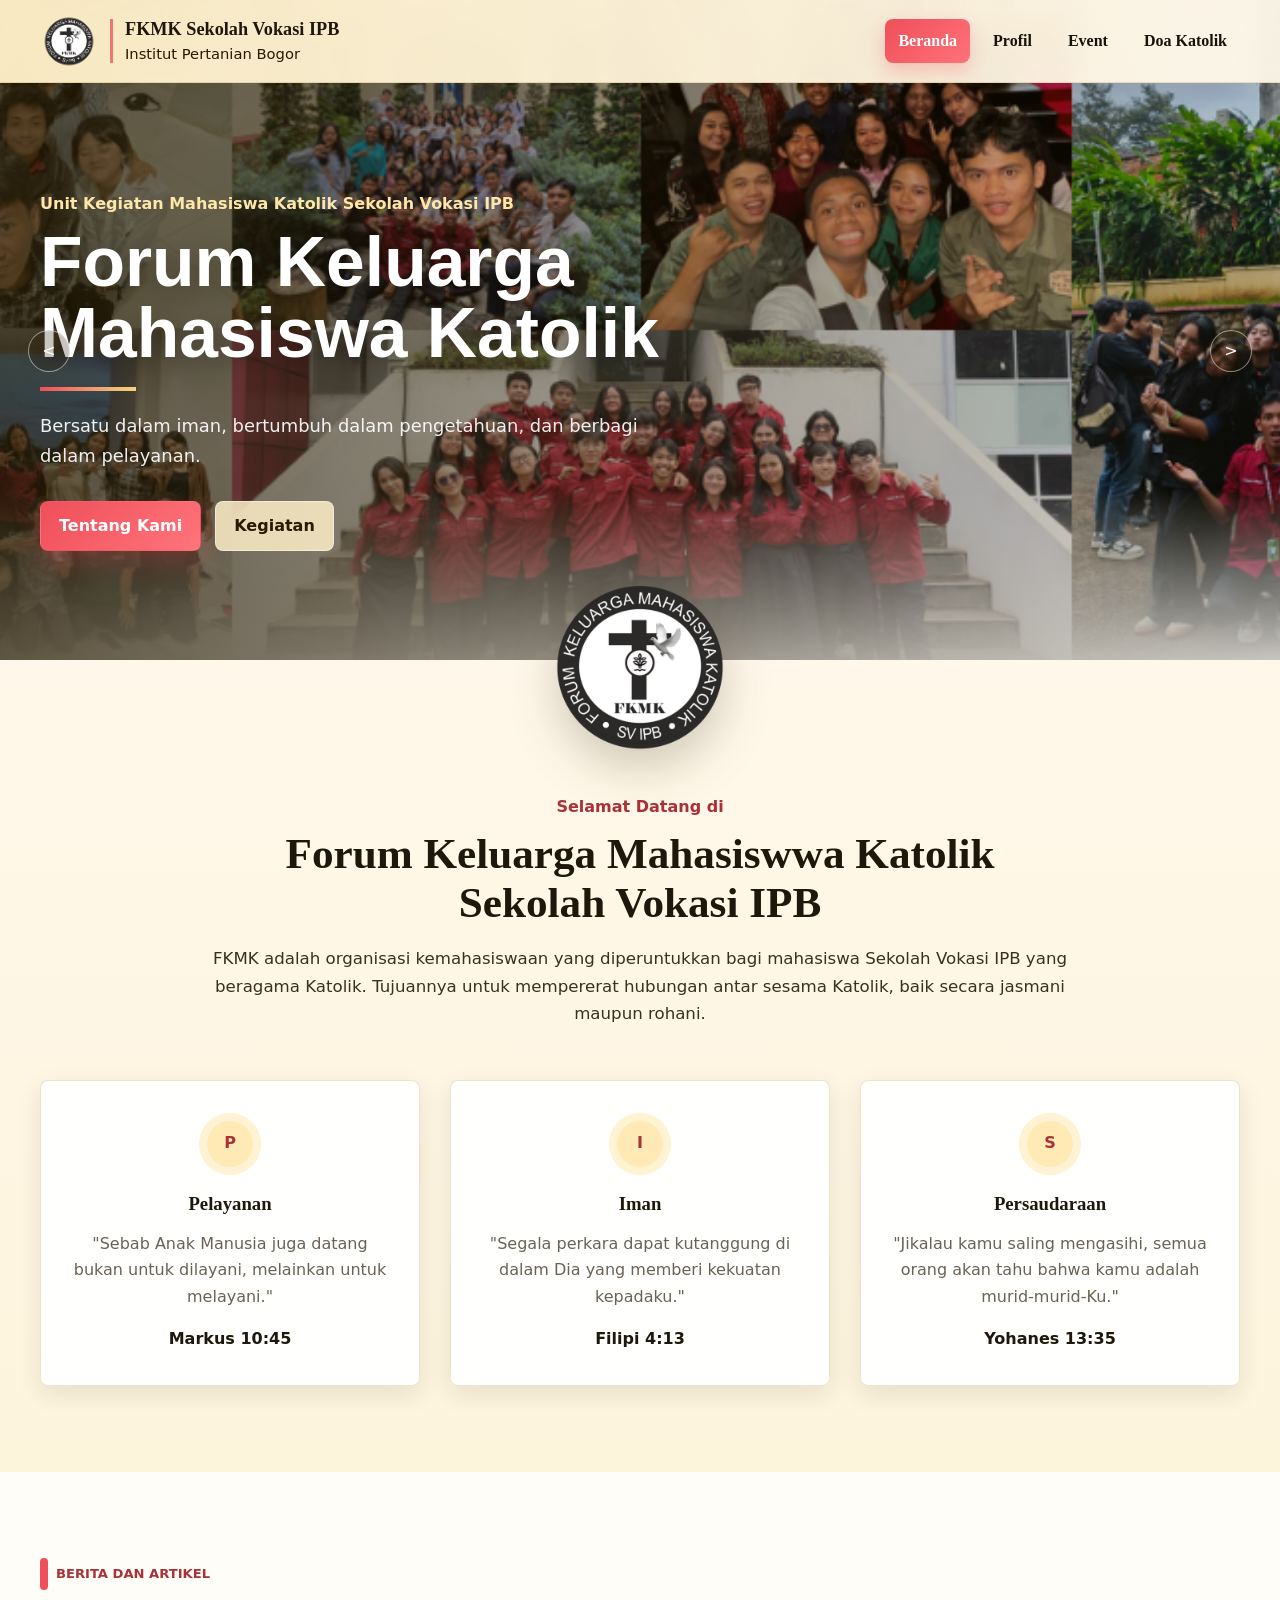
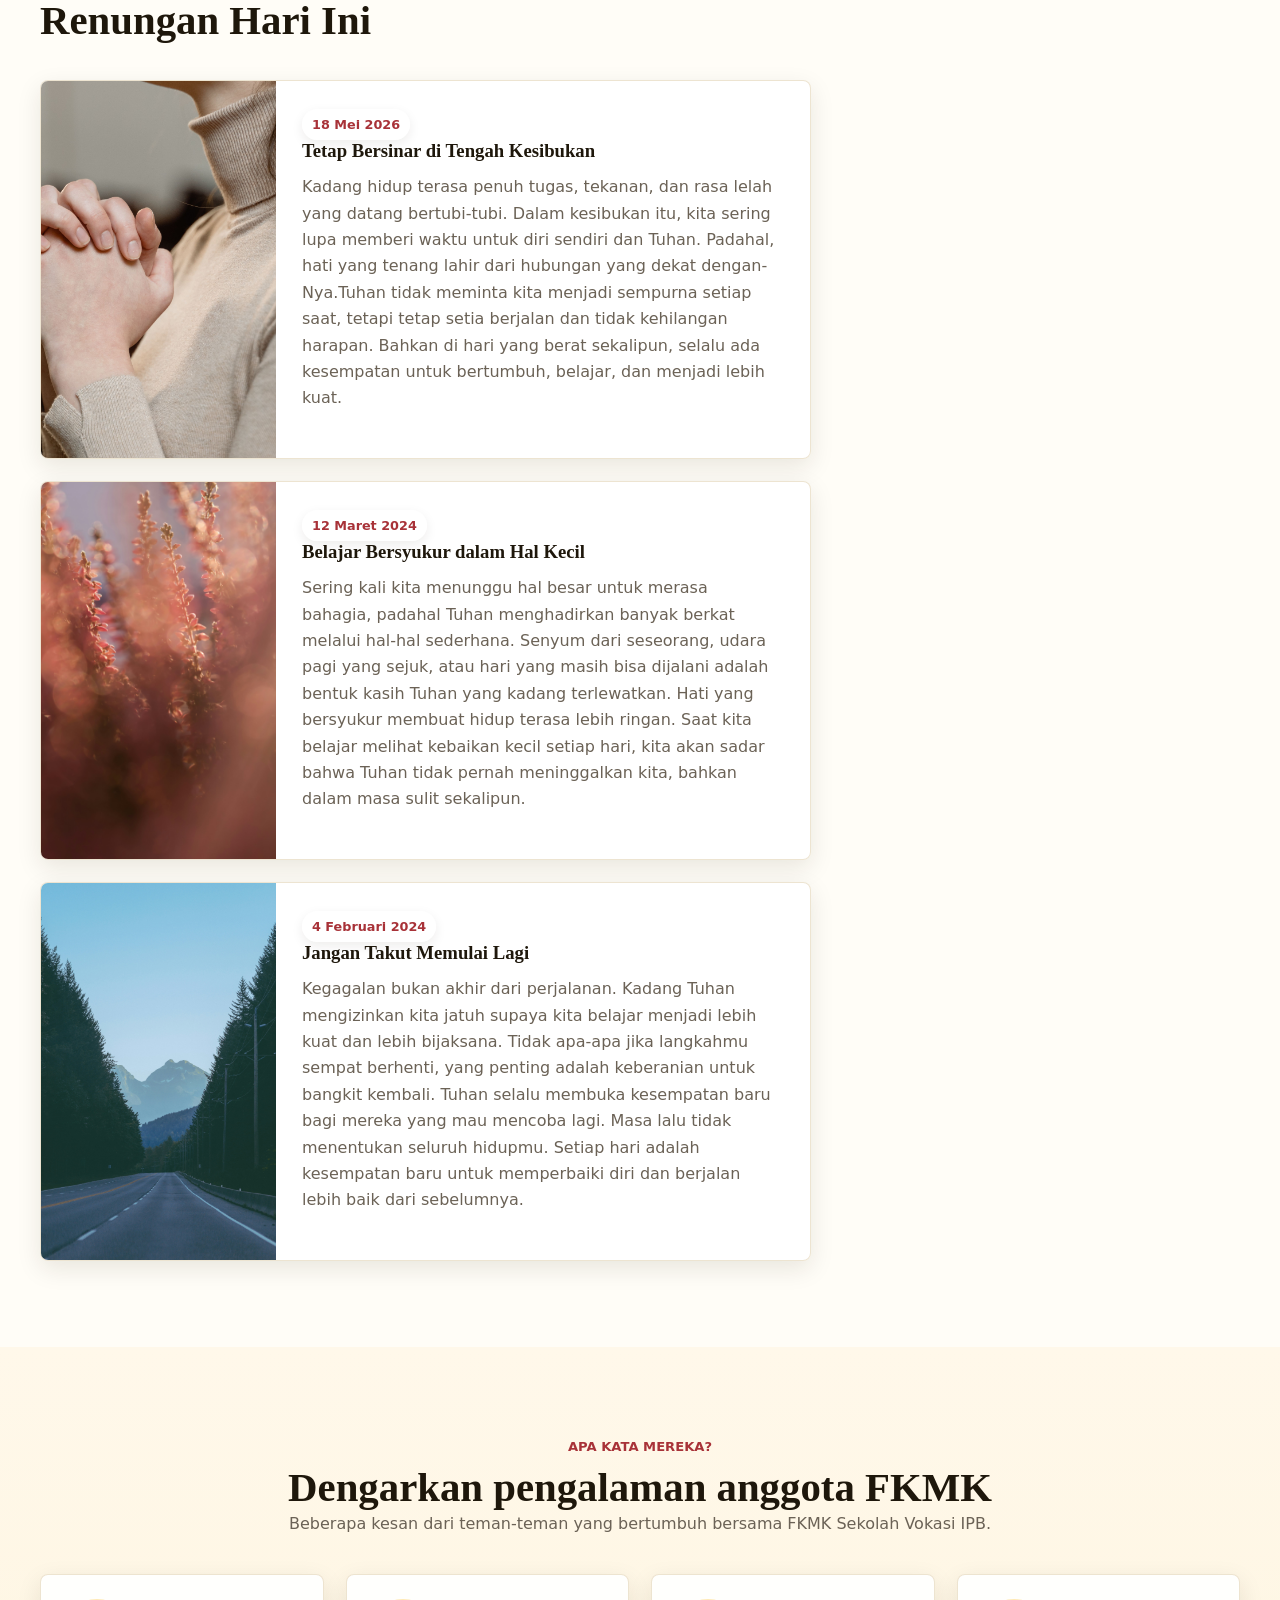
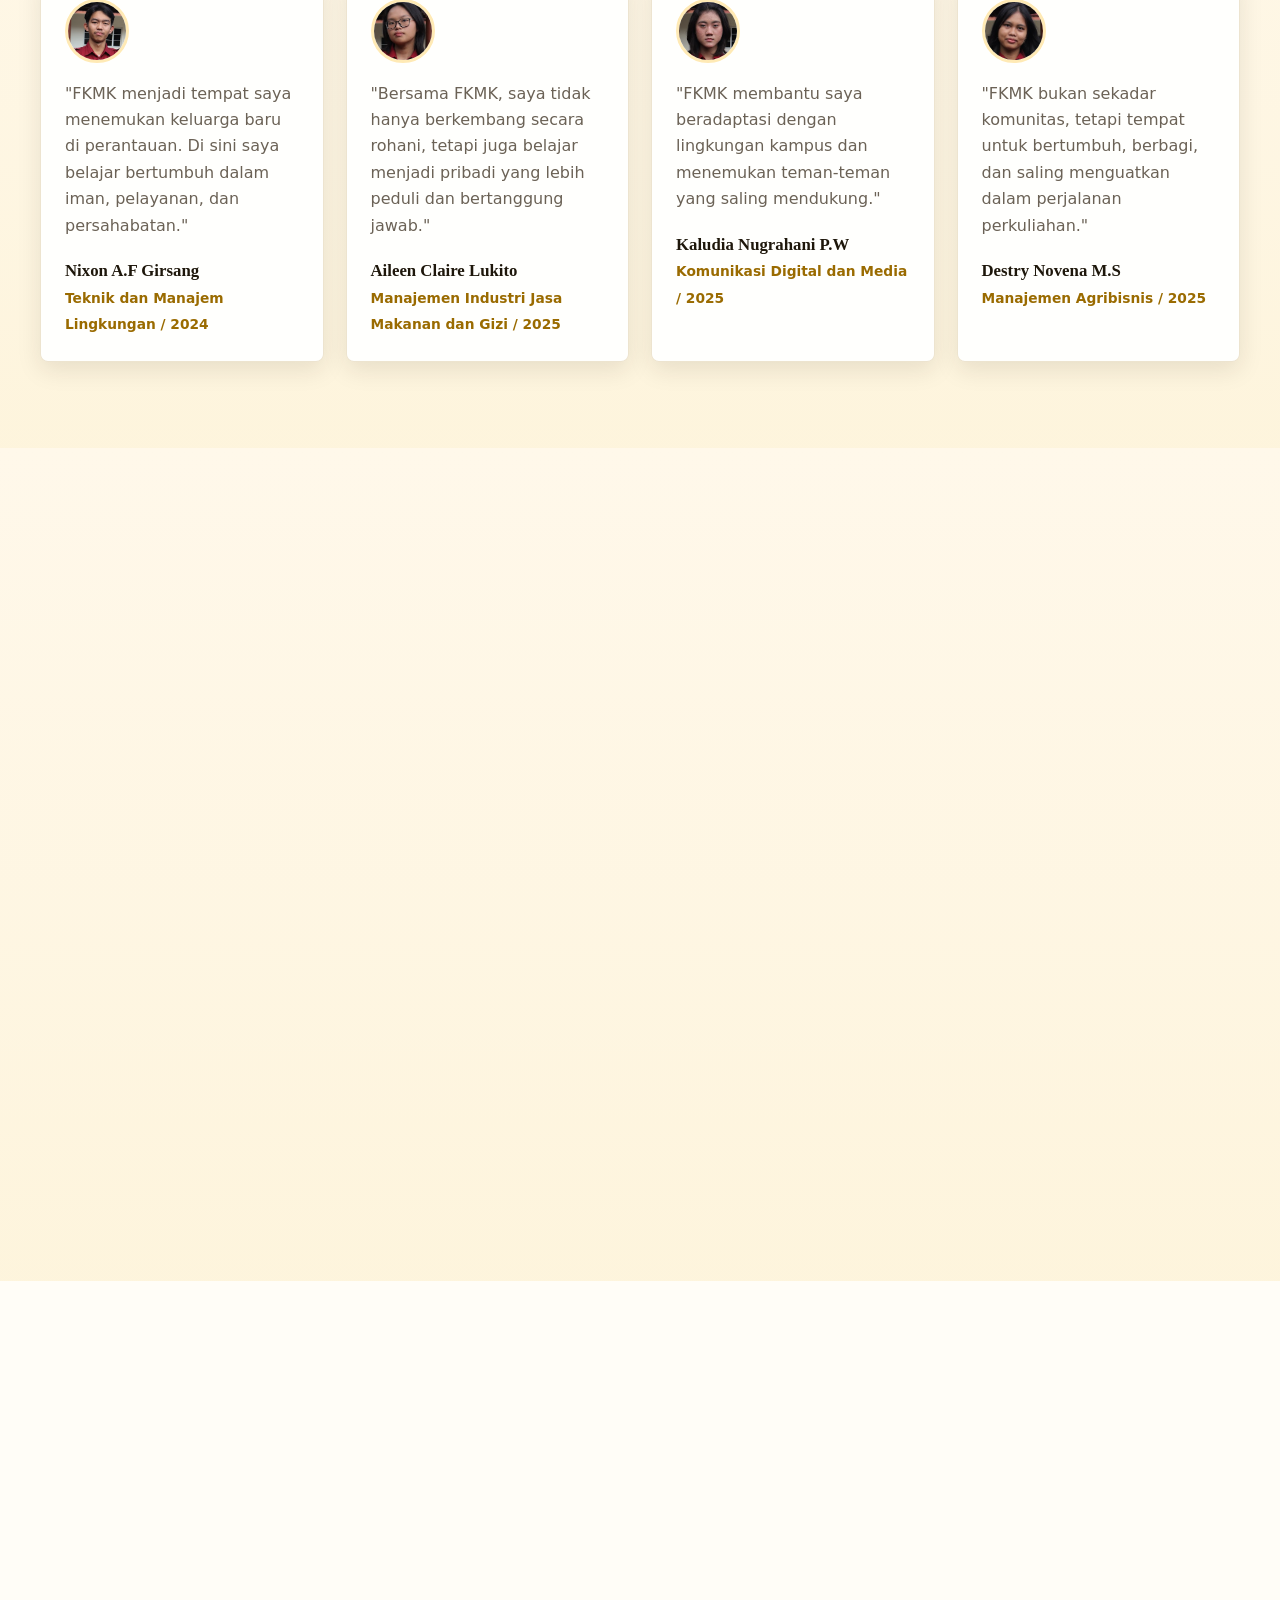
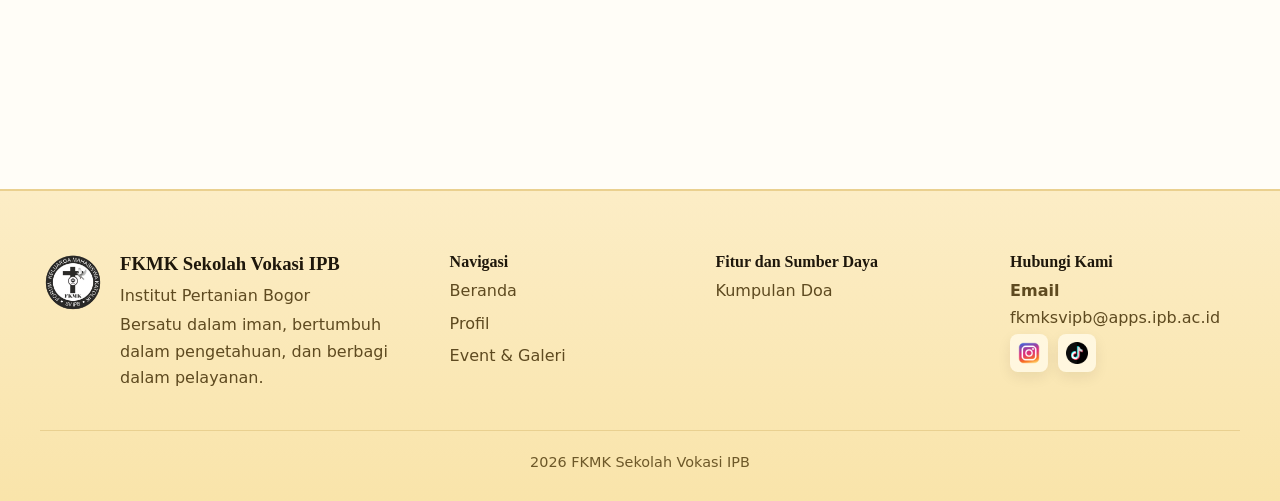
<file: index.html>
<!doctype html>
<html lang="id">
  <head>
    <meta charset="utf-8" />
    <meta name="viewport" content="width=device-width, initial-scale=1" />
    <title>FORUM KELUARGA MAHASISWA KATOLIK</title>
    <link rel="stylesheet" href="styles.css" />
  </head>
  <body data-page="home">
    <div id="site-loader" class="site-loader" aria-hidden="true">
      <img alt="Logo KMK" src="image/Logo FKMK.png" />
      <strong>FKMK Sekolah Vokasi IPB</strong>
      <span>Sekolah Vokasi institut Pertanian Bogor</span>
    </div>
    <header id="site-header"></header>
    <main id="app"></main>
    <footer id="site-footer"></footer>
    <button id="to-top" class="to-top" type="button" aria-label="Kembali ke atas">^</button>
    <script src="data.js"></script>
    <script src="app.js" defer></script>

    <div id="modal-renungan" class="modal-overlay" hidden>
  <div class="modal-box">
    <button class="modal-close" id="modal-close-btn" aria-label="Tutup">&times;</button>
    <h2>Renungan Hari Ini</h2>
    <p id="modal-renungan-isi">Isi renungan di sini...</p>
  </div>
</div>

  </body>
</html>
</file>
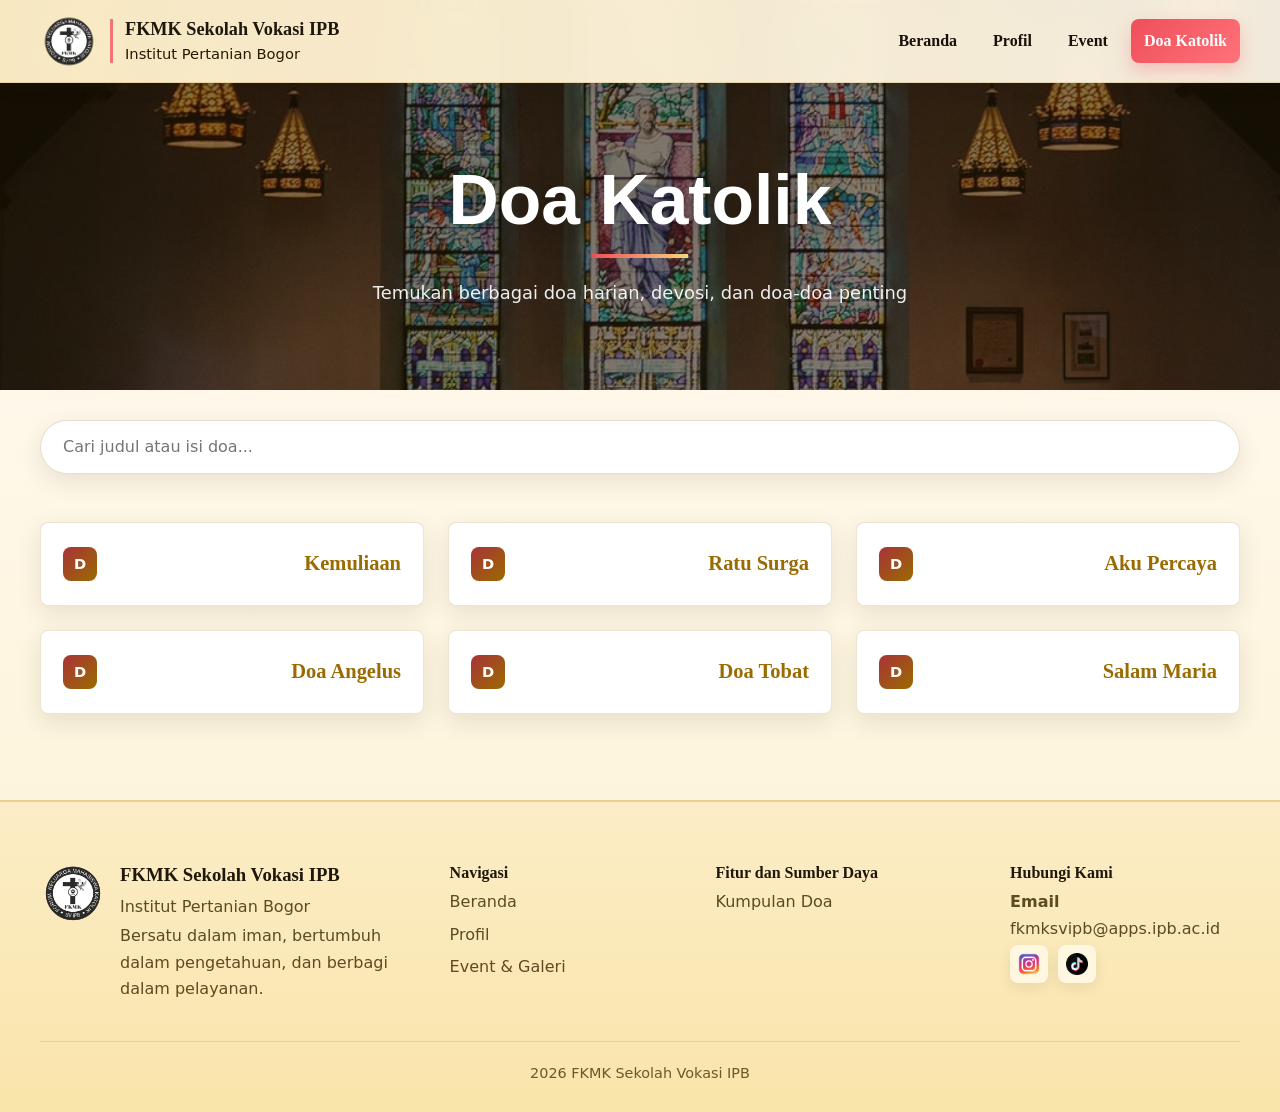
<file: doa.html>
<!doctype html>
<html lang="id">
  <head>
    <meta charset="utf-8" />
    <meta name="viewport" content="width=device-width, initial-scale=1" />
    <title>Doa Katolik FKMK SV IPB</title>
    <link rel="stylesheet" href="styles.css" />
  </head>
  <body data-page="prayers">
    <div id="site-loader" class="site-loader" aria-hidden="true">
      <img alt="Logo KMK" src="image/Logo FKMK.png" />
      <strong>FKMK Sekolah Vokasi IPB</strong>
      <span>Sekolah Vokasi Institut Pertanian Bogor</span>
    </div>
    <header id="site-header"></header>
    <main id="app"></main>
    <footer id="site-footer"></footer>
    <button id="to-top" class="to-top" type="button" aria-label="Kembali ke atas">^</button>
    <script src="data.js"></script>
    <script src="app.js" defer></script>
  </body>
</html>
</file>
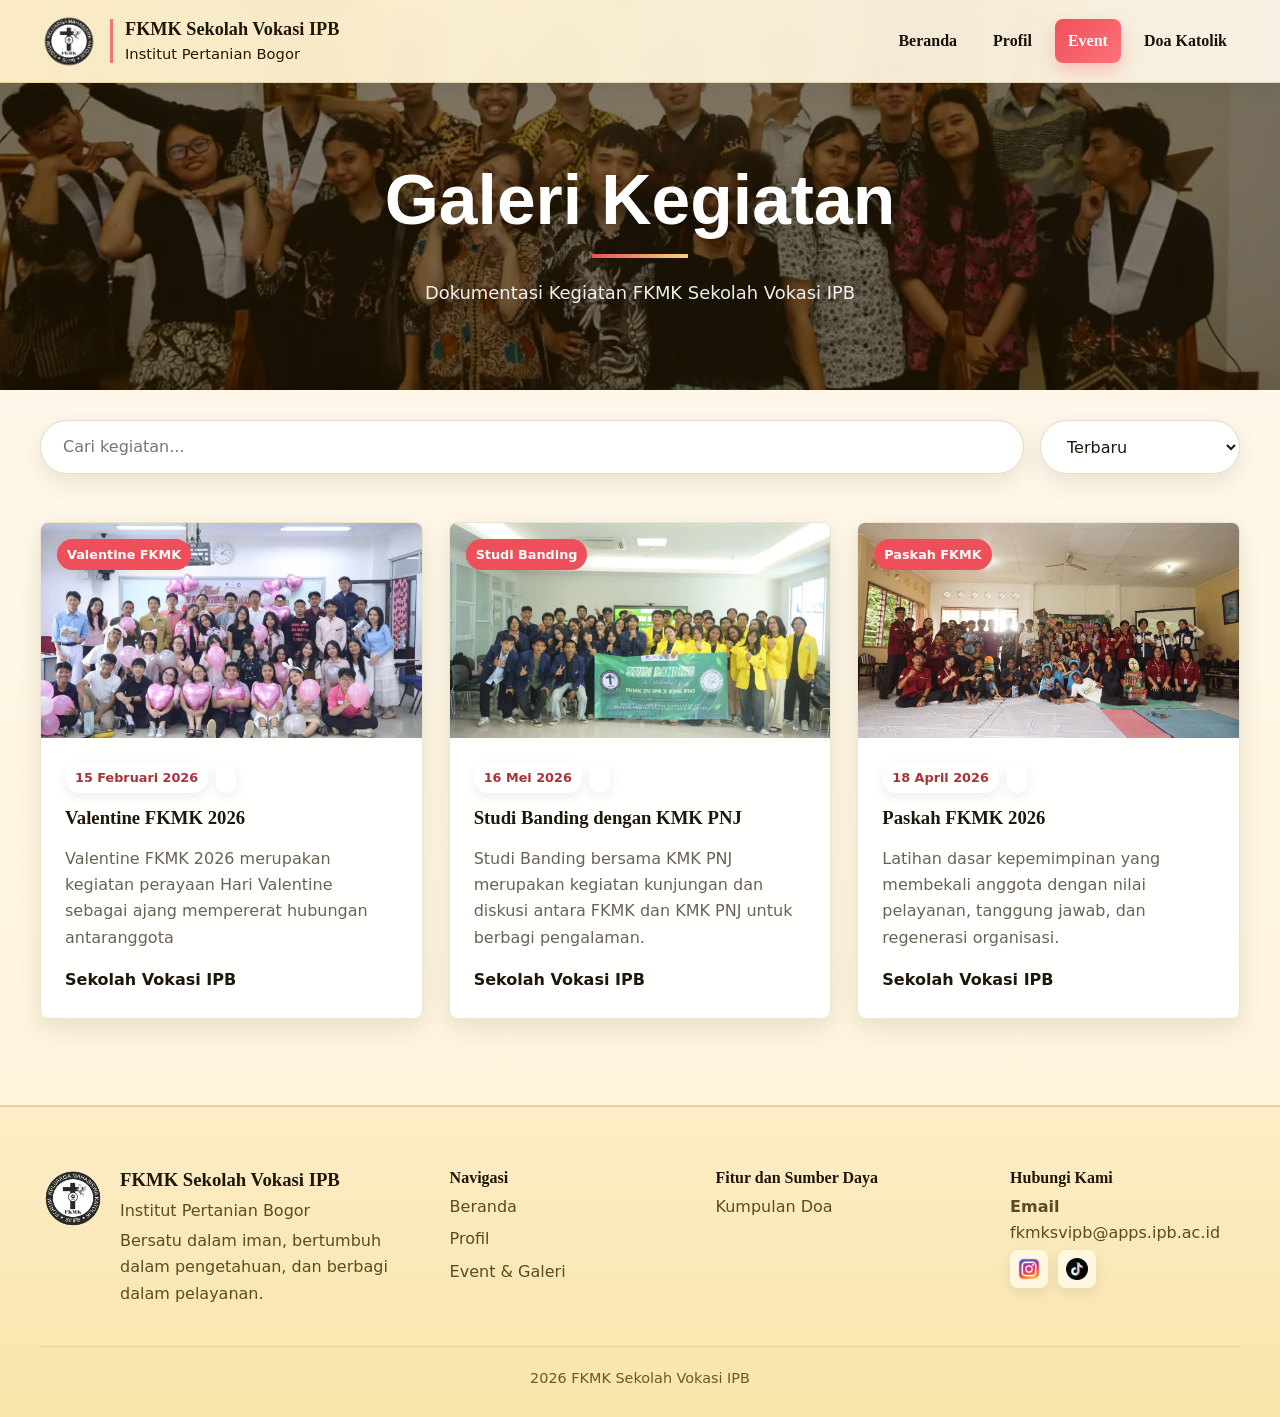
<file: event.html>
<!doctype html>
<html lang="id">
  <head>
    <meta charset="utf-8" />
    <meta name="viewport" content="width=device-width, initial-scale=1" />
    <title>Event dan Galeri FKMK SV IPB</title>
    <link rel="stylesheet" href="styles.css" />
  </head>
  <body data-page="events">
    <div id="site-loader" class="site-loader" aria-hidden="true">
      <img alt="Logo KMK" src="image/Logo FKMK.png" />
      <strong>FKMK Sekolah Vokasi IPB</strong>
      <span>Sekolah Vokasi Institut Pertanian Bogor</span>
    </div>
    <header id="site-header"></header>
    <main id="app"></main>
    <footer id="site-footer"></footer>
    <button id="to-top" class="to-top" type="button" aria-label="Kembali ke atas">^</button>
    <script src="data.js"></script>
    <script src="app.js" defer></script>
  </body>
</html>
</file>
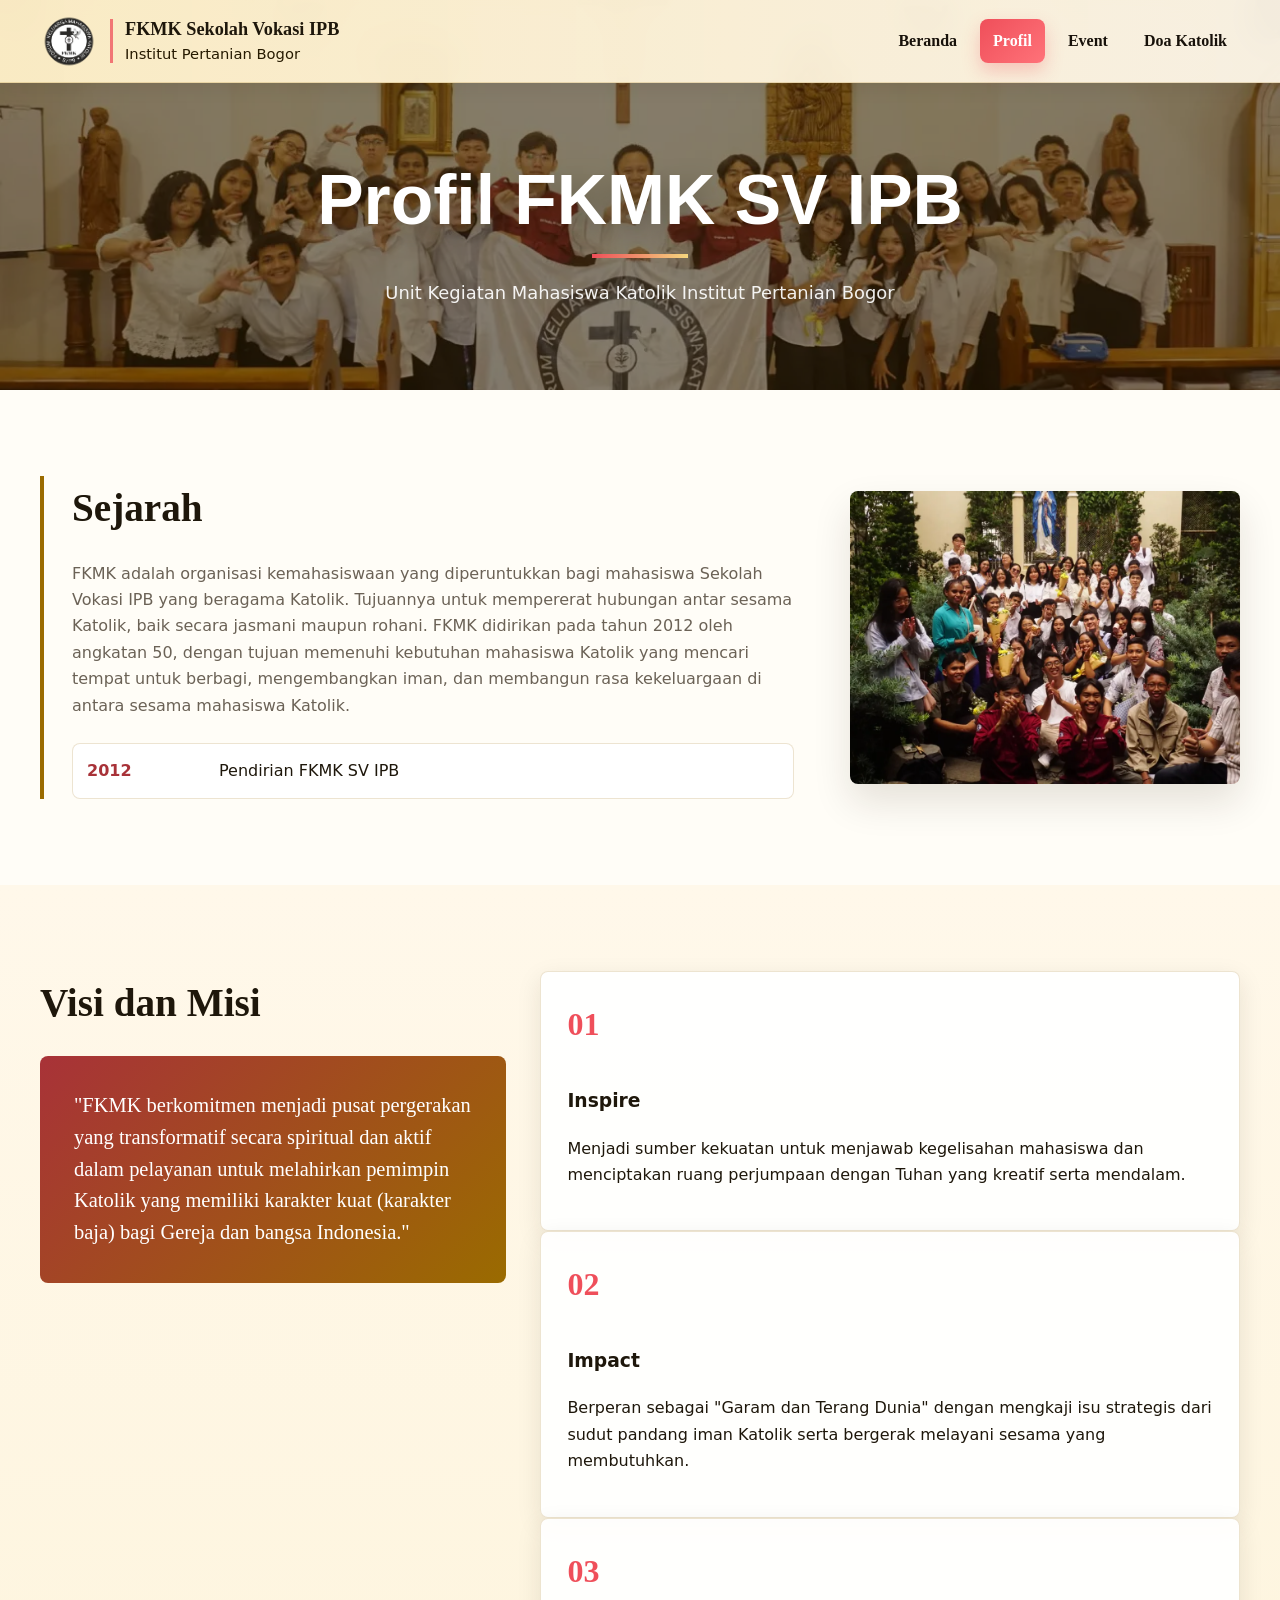
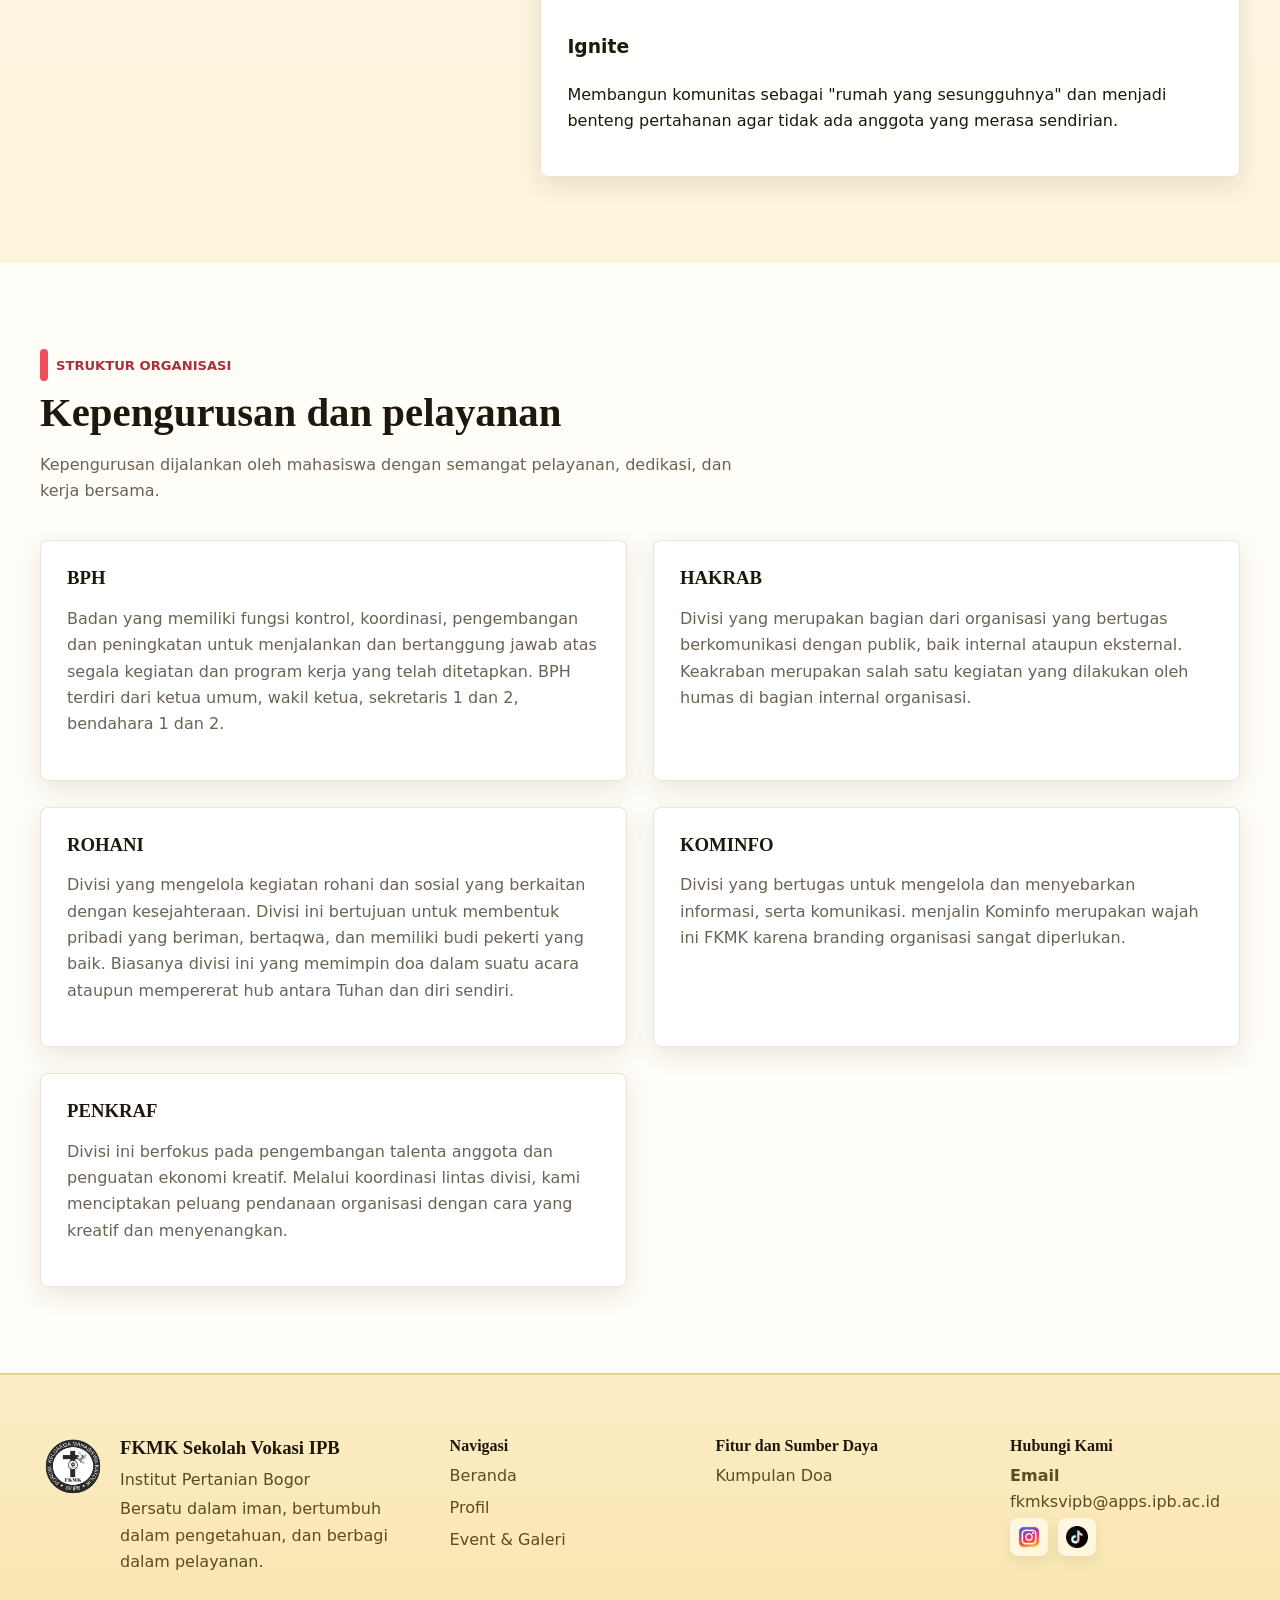
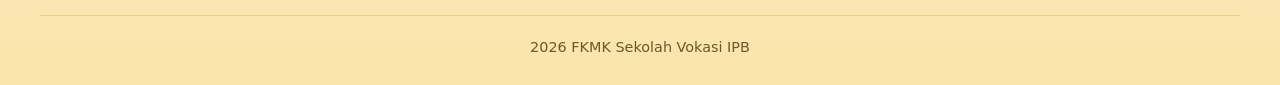
<file: profil.html>
<!doctype html>
<html lang="id">
  <head>
    <meta charset="utf-8" />
    <meta name="viewport" content="width=device-width, initial-scale=1" />
    <title>Profil FKMK SV IPB</title>
    <link rel="stylesheet" href="styles.css" />
  </head>
  <body data-page="profile">
    <div id="site-loader" class="site-loader" aria-hidden="true">
      <img alt="Logo KMK" src="image/Logo FKMK.png" />
      <strong>FKMK Sekolah Vokasi IPB</strong>
      <span>Sekolah Vokasi Institut Pertanian Bogor</span>
    </div>
    <header id="site-header"></header>
    <main id="app"></main>
    <footer id="site-footer"></footer>
    <button id="to-top" class="to-top" type="button" aria-label="Kembali ke atas">^</button>
    <script src="data.js"></script>
    <script src="app.js" defer></script>
  </body>
</html>
</file>
<file: styles.css>
:root {
  --cream: #fcedc6;
  --cream-soft: #fff8ea;
  --paper: #fffdf7;
  --red: #ef4f5a;
  --red-dark: #a83238;
  --gold: #9a6b00;
  --gold-soft: #f5d77f;
  --brown: #261a00;
  --ink: #1e170b;
  --muted: #6b6256;
  --line: rgba(154, 107, 0, 0.18);
  --shadow: 0 18px 38px rgba(38, 26, 0, 0.12);
  --soft-shadow: 0 8px 24px rgba(38, 26, 0, 0.1);
  --radius: 8px;
  --serif: Georgia, "Times New Roman", serif;
  --sans: Inter, ui-sans-serif, system-ui, -apple-system, BlinkMacSystemFont, "Segoe UI", sans-serif;
}

* {
  box-sizing: border-box;
}

html {
  scroll-behavior: smooth;
}

body {
  margin: 0;
  color: var(--ink);
  background: var(--paper);
  font-family: var(--sans);
  line-height: 1.65;
  overflow-x: hidden;
}

body.menu-open {
  overflow: hidden;
}

img {
  display: block;
  max-width: 100%;
}

a {
  color: inherit;
  text-decoration: none;
}

button,
input,
select {
  font: inherit;
}

.site-loader {
  position: fixed;
  inset: 0;
  z-index: 999;
  display: grid;
  place-content: center;
  gap: 12px;
  text-align: center;
  color: var(--brown);
  background:
    linear-gradient(135deg, #8b0000, #3f0508);
  transition: opacity 0.55s ease, visibility 0.55s ease;
}

.site-loader img {
  width: 200px;
  margin: 0 auto;
  filter: drop-shadow(0 10px 16px rgba(38, 26, 0, 0.2));
  animation: loaderPulse 1.4s ease-in-out infinite;
}

.site-loader strong {
  font-family: var(--serif);
  font-size: 1.45rem;
  color: white;
}

.site-loader span {
  color: white;
}

.site-loader.done {
  opacity: 0;
  visibility: hidden;
}

.site-header {
  position: fixed;
  top: 0;
  left: 0;
  right: 0;
  z-index: 50;
  background: linear-gradient(90deg, rgba(252, 237, 198, 0.98), rgba(255, 248, 234, 0.94));
  border-bottom: 1px solid rgba(154, 107, 0, 0.18);
  box-shadow: 0 4px 18px rgba(38, 26, 0, 0.08);
  backdrop-filter: blur(14px);
}

.nav-shell {
  width: min(1200px, calc(100% - 48px));
  margin: 0 auto;
  min-height: 82px;
  display: flex;
  align-items: center;
  justify-content: space-between;
  gap: 28px;
}

.brand-link {
  display: flex;
  align-items: center;
  gap: 12px;
  min-width: 260px;
}

.brand-link img {
  width: 58px;
  height: 58px;
  object-fit: contain;
}

.brand-copy {
  border-left: 3px solid rgba(239, 79, 90, 0.75);
  padding-left: 12px;
  line-height: 1.2;
}

.brand-copy strong {
  display: block;
  font-family: var(--serif);
  font-size: 1.14rem;
  line-height: 1.1;
}

.brand-copy span {
  display: block;
  margin-top: 6px;
  color: var(--brown);
  font-size: 0.92rem;
}

.main-nav {
  display: flex;
  align-items: center;
  gap: 10px;
}

.nav-link {
  position: relative;
  display: inline-flex;
  align-items: center;
  justify-content: center;
  min-height: 42px;
  padding: 9px 13px;
  color: #17110a;
  font-family: var(--serif);
  font-weight: 700;
  border-radius: var(--radius);
  transition: color 0.25s ease, background 0.25s ease, transform 0.25s ease;
}

.nav-link:hover {
  color: var(--red-dark);
  transform: translateY(-1px);
}

.nav-link.active {
  color: #fff;
  background: linear-gradient(135deg, var(--red), #ff7279);
  box-shadow: 0 8px 18px rgba(239, 79, 90, 0.28);
}

.menu-toggle {
  display: none;
  width: 44px;
  height: 44px;
  align-items: center;
  justify-content: center;
  border: 1px solid rgba(154, 107, 0, 0.2);
  border-radius: var(--radius);
  background: #fff6dc;
  color: var(--brown);
  cursor: pointer;
}

.menu-toggle span,
.menu-toggle span::before,
.menu-toggle span::after {
  display: block;
  width: 20px;
  height: 2px;
  background: var(--brown);
  content: "";
  transition: transform 0.25s ease, opacity 0.25s ease;
}

.menu-toggle span::before {
  transform: translateY(-7px);
}

.menu-toggle span::after {
  transform: translateY(5px);
}

.menu-open .menu-toggle span {
  transform: rotate(45deg);
}

.menu-open .menu-toggle span::before {
  opacity: 0;
}

.menu-open .menu-toggle span::after {
  transform: translateY(-2px) rotate(-90deg);
}

.section {
  position: relative;
  padding: 86px 0;
}

.section-soft {
  background:
    linear-gradient(180deg, var(--cream-soft), rgba(252, 237, 198, 0.54));
}

.section-red {
  color: #fff;
  background:
    linear-gradient(135deg, rgba(168, 50, 56, 0.96), rgba(154, 107, 0, 0.95)),
    radial-gradient(circle at 10% 20%, rgba(255, 255, 255, 0.12), transparent 30%);
}

.container {
  width: min(1200px, calc(100% - 48px));
  margin: 0 auto;
}

.narrow {
  width: min(820px, calc(100% - 48px));
  margin: 0 auto;
}

.page-gap {
  padding-top: 82px;
}

.hero {
  position: relative;
  min-height: 660px;
  display: grid;
  align-items: center;
  padding-top: 82px;
  color: #fff;
  overflow: hidden;
  background: var(--brown);
}

.hero.hero-compact {
  min-height: 390px;
  padding-top: 82px;
}

.hero-gradient {
  min-height: 390px;
  padding-top: 82px;
  color: #fff;
  background:
    linear-gradient(135deg, rgba(168, 50, 56, 0.96), rgba(179, 125, 28, 0.94)),
    linear-gradient(90deg, rgba(255, 255, 255, 0.08) 1px, transparent 1px),
    linear-gradient(rgba(255, 255, 255, 0.08) 1px, transparent 1px);
  background-size: auto, 36px 36px, 36px 36px;
}

.hero-bg,
.hero-slide {
  position: absolute;
  inset: 0;
  width: 100%;
  height: 100%;
  object-fit: cover;
}

.hero-slide {
  opacity: 0;
  transform: scale(1.04);
  transition: opacity 0.9s ease, transform 5.5s ease;
}

.hero-slide.active {
  opacity: 1;
  transform: scale(1);
}

.hero-overlay {
  position: absolute;
  inset: 0;
  background:
    linear-gradient(90deg, rgba(38, 26, 0, 0.74), rgba(38, 26, 0, 0.42), rgba(38, 26, 0, 0.2)),
    linear-gradient(180deg, transparent 74%, rgba(255, 255, 255, 0.92));
}

.hero.hero-compact .hero-overlay {
  background: rgba(38, 26, 0, 0.55);
}

.hero-content {
  position: relative;
  z-index: 2;
  width: min(1200px, calc(100% - 48px));
  margin: 0 auto;
  animation: fadeUp 0.9s ease both;
}

.hero-centered .hero-content,
.hero-gradient .hero-content {
  text-align: center;
  width: min(840px, calc(100% - 48px));
}

.hero-kicker {
  display: inline-block;
  margin-bottom: 10px;
  color: #ffe7a9;
  font-weight: 800;
}

.hero h1 {
  max-width: 790px;
  margin: 0;
  font-family: sans-serif;
  font-size: 4.35rem;
  line-height: 1.02;
  text-shadow: 0 8px 28px rgba(0, 0, 0, 0.28);
}

.hero-centered h1,
.hero-gradient h1 {
  margin-left: auto;
  margin-right: auto;
}

.hero p {
  max-width: 620px;
  margin: 20px 0 0;
  font-size: 1.12rem;
  color: rgba(255, 255, 255, 0.92);
}

.hero-centered p,
.hero-gradient p {
  margin-left: auto;
  margin-right: auto;
}

.hero-line {
  width: 96px;
  height: 4px;
  margin: 18px 0 0;
  background: linear-gradient(90deg, var(--red), var(--gold-soft));
}

.hero-centered .hero-line,
.hero-gradient .hero-line {
  margin-left: auto;
  margin-right: auto;
}

.hero-actions {
  display: flex;
  flex-wrap: wrap;
  gap: 14px;
  margin-top: 30px;
}

.hero-centered .hero-actions {
  justify-content: center;
}

.slider-controls {
  position: absolute;
  z-index: 3;
  left: 28px;
  right: 28px;
  top: 50%;
  display: flex;
  justify-content: space-between;
  pointer-events: none;
}

.slide-control {
  width: 42px;
  height: 42px;
  border: 1px solid rgba(255, 255, 255, 0.5);
  color: #fff;
  border-radius: 50%;
  background: rgba(38, 26, 0, 0.25);
  cursor: pointer;
  pointer-events: auto;
  transition: background 0.25s ease, transform 0.25s ease;
}

.slide-control:hover {
  background: var(--red);
  transform: translateY(-2px);
}

.btn {
  display: inline-flex;
  align-items: center;
  justify-content: center;
  gap: 8px;
  min-height: 44px;
  padding: 11px 18px;
  border: 1px solid transparent;
  border-radius: var(--radius);
  font-weight: 800;
  cursor: pointer;
  transition: transform 0.25s ease, box-shadow 0.25s ease, background 0.25s ease;
}

.btn:hover {
  transform: translateY(-2px);
}

.btn-primary {
  color: #fff;
  background: linear-gradient(135deg, var(--red), #ff747b);
  box-shadow: 0 12px 24px rgba(239, 79, 90, 0.26);
}

.btn-gold {
  color: #fff;
  background: linear-gradient(135deg, #8d6400, #b98a19);
  box-shadow: 0 12px 24px rgba(154, 107, 0, 0.22);
}

.btn-soft {
  color: var(--brown);
  background: rgba(252, 237, 198, 0.86);
  border-color: rgba(255, 255, 255, 0.45);
}

.section-title {
  margin-bottom: 36px;
}

.section-title.center {
  text-align: center;
}



.section-title .eyebrow {
  display: inline-flex;
  align-items: center;
  gap: 8px;
  margin-bottom: 8px;
  color: var(--red-dark);
  font-size: 0.82rem;
  font-weight: 900;
  text-transform: uppercase;
}

.section-title .eyebrow::before {
  width: 8px;
  height: 32px;
  border-radius: 5px;
  background: var(--red);
  content: "";
}

.section-title.center .eyebrow::before {
  display: none;
}

.section-title h2 {
  margin: 0;
  font-family: var(--serif);
  font-size: 2.55rem;
  line-height: 1.12;
}

.section-title p {
  max-width: 720px;
  color: var(--muted);
}

.section-title.center p {
  max-width: 720px;
  margin: 0 auto;
  color: var(--muted);
}

.welcome-logo {
  width: 200px;
  height: 200px;
  margin: -180px auto 28px;
  object-fit: contain;
  position: relative;
  z-index: 4;
  filter: drop-shadow(0 18px 24px rgba(38, 26, 0, 0.22));
  animation: floatLogo 4s ease-in-out infinite;
}

.welcome-text {
  text-align: center;
}

.welcome-text .hero-kicker {
  color: var(--red-dark);
  font-weight: 900;
}

.welcome-text h2 {
  max-width: 720px;
  margin: 0 auto 18px;
  font-family: var(--serif);
  font-size: 2.7rem;
  line-height: 1.12;
}

.welcome-text p {
  max-width: 860px;
  margin: 0 auto;
  color: #383021;
  font-size: 1.04rem;
}

.pillar-grid {
  display: grid;
  grid-template-columns: repeat(3, 1fr);
  gap: 30px;
  margin-top: 52px;
}

.card {
  position: relative;
  border: 1px solid var(--line);
  border-radius: var(--radius);
  background: rgba(255, 255, 255, 0.92);
  box-shadow: var(--soft-shadow);
  overflow: hidden;
  transition: transform 0.28s ease, box-shadow 0.28s ease, border-color 0.28s ease;
}

.card:hover {
  transform: translateY(-6px);
  border-color: rgba(239, 79, 90, 0.35);
  box-shadow: var(--shadow);
}

.pillar-card {
  min-height: 255px;
  padding: 32px 28px;
  text-align: center;
}

.icon-badge {
  display: grid;
  place-items: center;
  width: 62px;
  height: 62px;
  margin: 0 auto 18px;
  border-radius: 50%;
  color: var(--red-dark);
  background: #ffeab5;
  box-shadow: inset 0 0 0 8px rgba(255, 255, 255, 0.42);
  font-weight: 900;
}

.pillar-card h3,
.article-card h3,
.event-card h3,
.church-card h3,
.song-card h3,
.role-card h3 {
  margin: 0;
  font-family: var(--serif);
  line-height: 1.2;
}

.pillar-card p,
.song-card p,
.role-card p {
  color: var(--muted);
}

.two-column {
  display: grid;
  grid-template-columns: minmax(0, 1.35fr) minmax(320px, 0.65fr);
  gap: 58px;
  align-items: start;
}

.article-list {
  display: grid;
  gap: 22px;
}

.article-card {
  display: grid;
  grid-template-columns: 235px 1fr;
  gap: 26px;
  min-height: 185px;
}

.article-card img {
  height: 100%;
  min-height: 185px;
  width: 100%;
  object-fit: cover;
}

.article-body {
  padding: 28px 28px 28px 0;
}

.date-pill,
.category-pill,
.meta-pill {
  display: inline-flex;
  align-items: center;
  min-height: 30px;
  padding: 5px 10px;
  border-radius: 999px;
  background: rgba(255, 255, 255, 0.88);
  color: var(--red-dark);
  font-size: 0.8rem;
  font-weight: 800;
  box-shadow: 0 4px 12px rgba(38, 26, 0, 0.08);
}

.article-body p {
  margin: 12px 0 18px;
  color: var(--muted);
}

.liturgy-card {
  position: sticky;
  top: 112px;
  padding: 30px;
  background:
    linear-gradient(180deg, rgba(255, 255, 255, 0.98), rgba(255, 253, 247, 0.95));
}

.liturgy-card small {
  color: var(--gold);
  font-weight: 900;
  text-transform: uppercase;
}

.liturgy-card h3 {
  margin: 12px 0 6px;
  font-family: var(--serif);
  font-size: 1.55rem;
}

.liturgy-card .color {
  display: inline-flex;
  padding: 3px 8px;
  border-radius: 4px;
  color: #584000;
  background: #fff1be;
  font-size: 0.78rem;
  font-weight: 900;
  text-transform: uppercase;
}

.celebration {
  margin: 24px 0;
  padding: 18px;
  border: 1px solid var(--line);
  border-radius: var(--radius);
  background: #fff;
  font-weight: 800;
}

.reading-list {
  margin: 0;
  padding: 0;
  list-style: none;
  color: var(--muted);
}

.reading-list li {
  position: relative;
  padding-left: 18px;
  margin: 9px 0;
}

.reading-list li::before {
  position: absolute;
  left: 0;
  top: 0.72em;
  width: 6px;
  height: 6px;
  border-radius: 50%;
  background: var(--red);
  content: "";
}

.join-content {
  display: grid;
  grid-template-columns: minmax(0, 1fr) auto;
  gap: 28px;
  align-items: center;
}

.join-content h2 {
  margin: 0 0 10px;
  font-family: var(--serif);
  font-size: 2.3rem;
}

.join-content p {
  max-width: 760px;
  margin: 0;
  color: rgba(255, 255, 255, 0.86);
}

.testimonials {
  display: grid;
  grid-template-columns: repeat(4, 1fr);
  gap: 22px;
}

.testimonial-card {
  padding: 24px;
}

.testimonial-card img {
  width: 64px;
  height: 64px;
  object-fit: cover;
  border-radius: 50%;
  border: 3px solid #ffeab5;
}

.testimonial-card blockquote {
  margin: 18px 0;
  color: var(--muted);
}

.testimonial-card h3 {
  margin: 0;
  font-family: var(--serif);
  font-size: 1.05rem;
}

.testimonial-card span {
  color: var(--gold);
  font-size: 0.86rem;
  font-weight: 800;
}

.gallery-grid,
.event-grid,
.church-grid,
.song-grid,
.role-grid {
  display: grid;
  gap: 26px;
}

.gallery-grid {
  grid-template-columns: repeat(3, 1fr);
}

.gallery-card {
  min-height: 270px;
}

.gallery-card img,
.event-card img,
.church-card img {
  width: 100%;
  height: 100%;
  object-fit: cover;
  transition: transform 0.55s ease;
}

.gallery-card:hover img,
.event-card:hover img,
.church-card:hover img {
  transform: scale(1.05);
}

.gallery-card span {
  position: absolute;
  left: 18px;
  bottom: 18px;
  z-index: 2;
  padding: 8px 12px;
  color: #fff;
  background: rgba(239, 79, 90, 0.92);
  border-radius: var(--radius);
  font-weight: 900;
}

.gallery-card::after {
  position: absolute;
  inset: 0;
  background: linear-gradient(180deg, transparent 52%, rgba(38, 26, 0, 0.7));
  content: "";
}

.faq-list {
  display: grid;
  gap: 14px;
}

.faq-item {
  border: 1px solid var(--line);
  border-radius: var(--radius);
  background: #fff;
  overflow: hidden;
}

.faq-question {
  width: 100%;
  display: flex;
  align-items: center;
  justify-content: space-between;
  gap: 14px;
  padding: 18px 20px;
  border: 0;
  background: transparent;
  color: var(--brown);
  text-align: left;
  font-weight: 900;
  cursor: pointer;
}

.faq-answer {
  max-height: 0;
  overflow: hidden;
  transition: max-height 0.3s ease;
}

.faq-answer p {
  margin: 0;
  padding: 0 20px 20px;
  color: var(--muted);
}

.faq-item.open .faq-answer {
  max-height: 220px;
}

.page-hero {
  position: relative;
}

.history-grid {
  display: grid;
  grid-template-columns: minmax(0, 1fr) 390px;
  gap: 56px;
  align-items: center;
}

.history-copy {
  border-left: 4px solid var(--gold);
  padding-left: 28px;
}

.history-copy h2,
.vision-panel h2 {
  margin: 0 0 20px;
  font-family: var(--serif);
  font-size: 2.45rem;
}

.history-copy p {
  color: var(--muted);
}

.history-image {
  aspect-ratio: 4 / 3;
  object-fit: cover;
  border-radius: var(--radius);
  box-shadow: var(--shadow);
}

.milestones {
  display: grid;
  gap: 12px;
  margin-top: 24px;
}

.milestone {
  display: grid;
  grid-template-columns: 118px 1fr;
  gap: 14px;
  align-items: center;
  padding: 14px;
  border: 1px solid var(--line);
  border-radius: var(--radius);
  background: #fff;
}

.milestone strong {
  color: var(--red-dark);
}

.vision-panel {
  display: grid;
  grid-template-columns: 0.8fr 1.2fr;
  gap: 34px;
  align-items: stretch;
}

.vision-quote {
  padding: 34px;
  color: #fff;
  background: linear-gradient(135deg, var(--red-dark), var(--gold));
  border-radius: var(--radius);
  font-family: var(--serif);
  font-size: 1.28rem;
  line-height: 1.55;
}

.mission-grid,
.role-grid {
  grid-template-columns: repeat(2, 1fr);
}

.mission-card,
.role-card {
  padding: 26px;
}

.mission-card strong {
  display: inline-flex;
  margin-bottom: 16px;
  color: var(--red);
  font-family: var(--serif);
  font-size: 2rem;
}

.filter-bar {
  display: grid;
  grid-template-columns: minmax(0, 1fr) 200px;
  gap: 16px;
  margin: -56px auto 48px;
  position: relative;
  z-index: 4;
}

.filter-bar.single {
  grid-template-columns: minmax(0, 1fr);
}

.search-box,
.select-box {
  min-height: 54px;
  width: 100%;
  border: 1px solid rgba(154, 107, 0, 0.22);
  border-radius: 999px;
  background: #fff;
  color: var(--ink);
  padding: 0 22px;
  outline: 0;
  box-shadow: var(--soft-shadow);
}

.event-grid {
  grid-template-columns: repeat(3, 1fr);
}

.event-card {
  display: grid;
  grid-template-rows: 215px 1fr;
}

.event-image {
  position: relative;
  overflow: hidden;
}

.event-image .category-pill {
  position: absolute;
  left: 16px;
  top: 16px;
  z-index: 2;
  color: #fff;
  background: var(--red);
}

.event-body {
  padding: 24px;
}

.event-meta {
  display: flex;
  flex-wrap: wrap;
  gap: 8px;
  margin-bottom: 14px;
}

.event-body p,
.church-card p {
  color: var(--muted);
}

.prayer-grid {
  display: grid;
  grid-template-columns: repeat(3, 1fr);
  gap: 24px;
  align-items:start;
}

.prayer-card {
  border: 1px solid var(--line);
  border-radius: var(--radius);
  background: #fff;
  box-shadow: var(--soft-shadow);
  overflow: hidden;
}

.prayer-card summary {
  display: flex;
  align-items: center;
  justify-content: space-between;
  min-height: 82px;
  padding: 20px 22px;
  color: var(--gold);
  font-family: var(--serif);
  font-size: 1.28rem;
  font-weight: 900;
  cursor: pointer;
  list-style: none;
}

.prayer-card summary::-webkit-details-marker {
  display: none;
}

.prayer-card summary span {
  display: grid;
  place-items: center;
  width: 34px;
  height: 34px;
  border-radius: var(--radius);
  color: #fff;
  background: linear-gradient(135deg, var(--red-dark), var(--gold));
  font-family: var(--sans);
  font-size: 0.92rem;
}

.prayer-card[open] summary {
  border-bottom: 1px solid var(--line);
}

.prayer-card pre {
  margin: 0;
  padding: 20px 22px 24px;
  white-space: pre-wrap;
  color: var(--muted);
  font-family: var(--sans);
}

.floating-reflection {
  position: fixed;
  left: 32px;
  bottom: 32px;
  z-index: 20;
  max-width: 210px;
  padding: 13px 16px;
  border: 1px solid rgba(154, 107, 0, 0.25);
  border-radius: var(--radius);
  background: linear-gradient(135deg, #fff0b8, #ffe59c);
  color: var(--brown);
  box-shadow: var(--soft-shadow);
  font-family: var(--serif);
  font-weight: 700;
  animation: floatLogo 4.6s ease-in-out infinite;
}

.floating-reflection button {
  position: absolute;
  right: -8px;
  top: -9px;
  width: 24px;
  height: 24px;
  border: 0;
  border-radius: 50%;
  background: #fff5cf;
  color: var(--gold);
  cursor: pointer;
  box-shadow: 0 4px 10px rgba(38, 26, 0, 0.16);
}

.to-top {
  position: fixed;
  right: 28px;
  bottom: 28px;
  z-index: 22;
  width: 48px;
  height: 48px;
  border: 1px solid rgba(154, 107, 0, 0.25);
  border-radius: 50%;
  color: var(--red-dark);
  background: #ffe990;
  box-shadow: var(--soft-shadow);
  cursor: pointer;
  opacity: 0;
  visibility: hidden;
  transform: translateY(10px);
  transition: opacity 0.25s ease, visibility 0.25s ease, transform 0.25s ease;
}

.to-top.show {
  opacity: 1;
  visibility: visible;
  transform: translateY(0);
}

.site-footer {
  background: linear-gradient(180deg, var(--cream), #f9e4aa);
  border-top: 2px solid rgba(154, 107, 0, 0.16);
  padding: 58px 0 26px;
}

.footer-grid {
  display: grid;
  grid-template-columns: 1.3fr 0.8fr 0.9fr 0.8fr;
  gap: 36px;
}

.footer-brand {
  display: flex;
  gap: 14px;
}

.footer-brand img {
  width: 66px;
  height: 66px;
  object-fit: contain;
}

.footer-grid h3,
.footer-grid h4 {
  margin: 0 0 3px;
  font-family: var(--serif);
}

.footer-grid p,
.footer-grid a {
  color: #5e4a20;
  margin: 0 0 3px;
}

.footer-links {
  display: grid;
  gap: 3px;
}

.socials {
  display: flex;
  gap: 10px;
}

.socials a {
  display: grid;
  place-items: center;
  width: 38px;
  height: 38px;
  border-radius: var(--radius);
  background: #fff7df;
  box-shadow: 0 5px 14px rgba(38, 26, 0, 0.08);
}

.socials img {
  width: 22px;
  height: 22px;
  object-fit: contain;
}

.copyright {
  margin-top: 36px;
  padding-top: 20px;
  border-top: 1px solid rgba(154, 107, 0, 0.18);
  color: #6d5829;
  font-size: 0.9rem;
  text-align: center;
}

.reveal {
  opacity: 0;
  transform: translateY(26px);
  transition: opacity 0.7s ease, transform 0.7s ease;
}

.reveal.in-view {
  opacity: 1;
  transform: translateY(0);
}

.empty-state {
  grid-column: 1 / -1;
  padding: 34px;
  border: 1px dashed rgba(154, 107, 0, 0.3);
  border-radius: var(--radius);
  color: var(--muted);
  text-align: center;
  background: rgba(255, 255, 255, 0.7);
}

@keyframes loaderPulse {
  0%, 100% {
    transform: scale(1);
  }
  50% {
    transform: scale(1.05);
  }
}

@keyframes fadeUp {
  from {
    opacity: 0;
    transform: translateY(24px);
  }
  to {
    opacity: 1;
    transform: translateY(0);
  }
}

@keyframes floatLogo {
  0%, 100% {
    transform: translateY(0);
  }
  50% {
    transform: translateY(-10px);
  }
}

@media (max-width: 1080px) {
  .main-nav {
    gap: 4px;
  }

  .nav-link {
    padding: 8px 9px;
  }

  .hero h1 {
    font-size: 3.35rem;
  }

  .pillar-grid,
  .event-grid,
  .church-grid,
  .song-grid,
  .prayer-grid {
    grid-template-columns: repeat(2, 1fr);
  }

  .testimonials,
  .footer-grid {
    grid-template-columns: repeat(2, 1fr);
  }

  .history-grid,
  .vision-panel,
  .two-column {
    grid-template-columns: 1fr;
  }

  .liturgy-card {
    position: static;
  }
}

@media (max-width: 820px) {
  .nav-shell {
    width: min(100% - 30px, 1200px);
    min-height: 72px;
  }

  .brand-link {
    min-width: 0;
  }

  .brand-link img {
    width: 48px;
    height: 48px;
  }

  .brand-copy strong {
    font-size: 1rem;
  }

  .brand-copy span {
    font-size: 0.82rem;
  }

  .menu-toggle {
    display: inline-flex;
  }

  .main-nav {
    position: fixed;
    left: 0;
    right: 0;
    top: 72px;
    display: grid;
    gap: 8px;
    padding: 18px;
    background: rgba(255, 248, 234, 0.98);
    border-bottom: 1px solid var(--line);
    transform: translateY(-120%);
    opacity: 0;
    visibility: hidden;
    transition: transform 0.25s ease, opacity 0.25s ease, visibility 0.25s ease;
  }

  .menu-open .main-nav {
    transform: translateY(0);
    opacity: 1;
    visibility: visible;
  }

  .nav-link {
    justify-content: flex-start;
  }

  .page-gap,
  .hero,
  .hero.hero-compact,
  .hero-gradient {
    padding-top: 72px;
  }

  .hero,
  .hero.hero-compact,
  .hero-gradient {
    min-height: 500px;
  }

  .hero h1 {
    font-size: 2.55rem;
  }

  .hero p {
    font-size: 1rem;
  }

  .section {
    padding: 62px 0;
  }

  .container,
  .narrow,
  .hero-content {
    width: min(100% - 30px, 1200px);
  }

  .welcome-logo {
    width: 120px;
    height: 120px;
    margin-top: -120px;
  }

  .welcome-text h2,
  .section-title h2,
  .history-copy h2,
  .vision-panel h2 {
    font-size: 2rem;
  }

  .article-card {
    grid-template-columns: 1fr;
  }

  .article-body {
    padding: 0 22px 24px;
  }

  .article-card img {
    height: 210px;
  }

  .join-content,
  .filter-bar {
    grid-template-columns: 1fr;
  }

  .filter-bar {
    margin-top: -36px;
  }

  .gallery-grid,
  .pillar-grid,
  .event-grid,
  .church-grid,
  .song-grid,
  .prayer-grid,
  .mission-grid,
  .role-grid,
  .testimonials,
  .footer-grid {
    grid-template-columns: 1fr;
  }

  .floating-reflection {
    display: none;
  }
}

@media (max-width: 520px) {
  .brand-copy span {
    display: none;
  }

  .hero-actions {
    display: grid;
  }

  .hero h1 {
    font-size: 2.18rem;
  }

  .slider-controls {
    display: none;
  }

  .slide-control {
    width: 36px;
    height: 36px;
  }

  .milestone {
    grid-template-columns: 1fr;
  }

  .schedule-note {
    justify-content: flex-start;
  }

  .footer-brand {
    display: grid;
  }

  .to-top {
    right: 16px;
    bottom: 16px;
  }
}

@media (prefers-reduced-motion: reduce) {
  *,
  *::before,
  *::after {
    animation-duration: 0.001ms !important;
    animation-iteration-count: 1 !important;
    scroll-behavior: auto !important;
    transition-duration: 0.001ms !important;
  }
}
</file>
